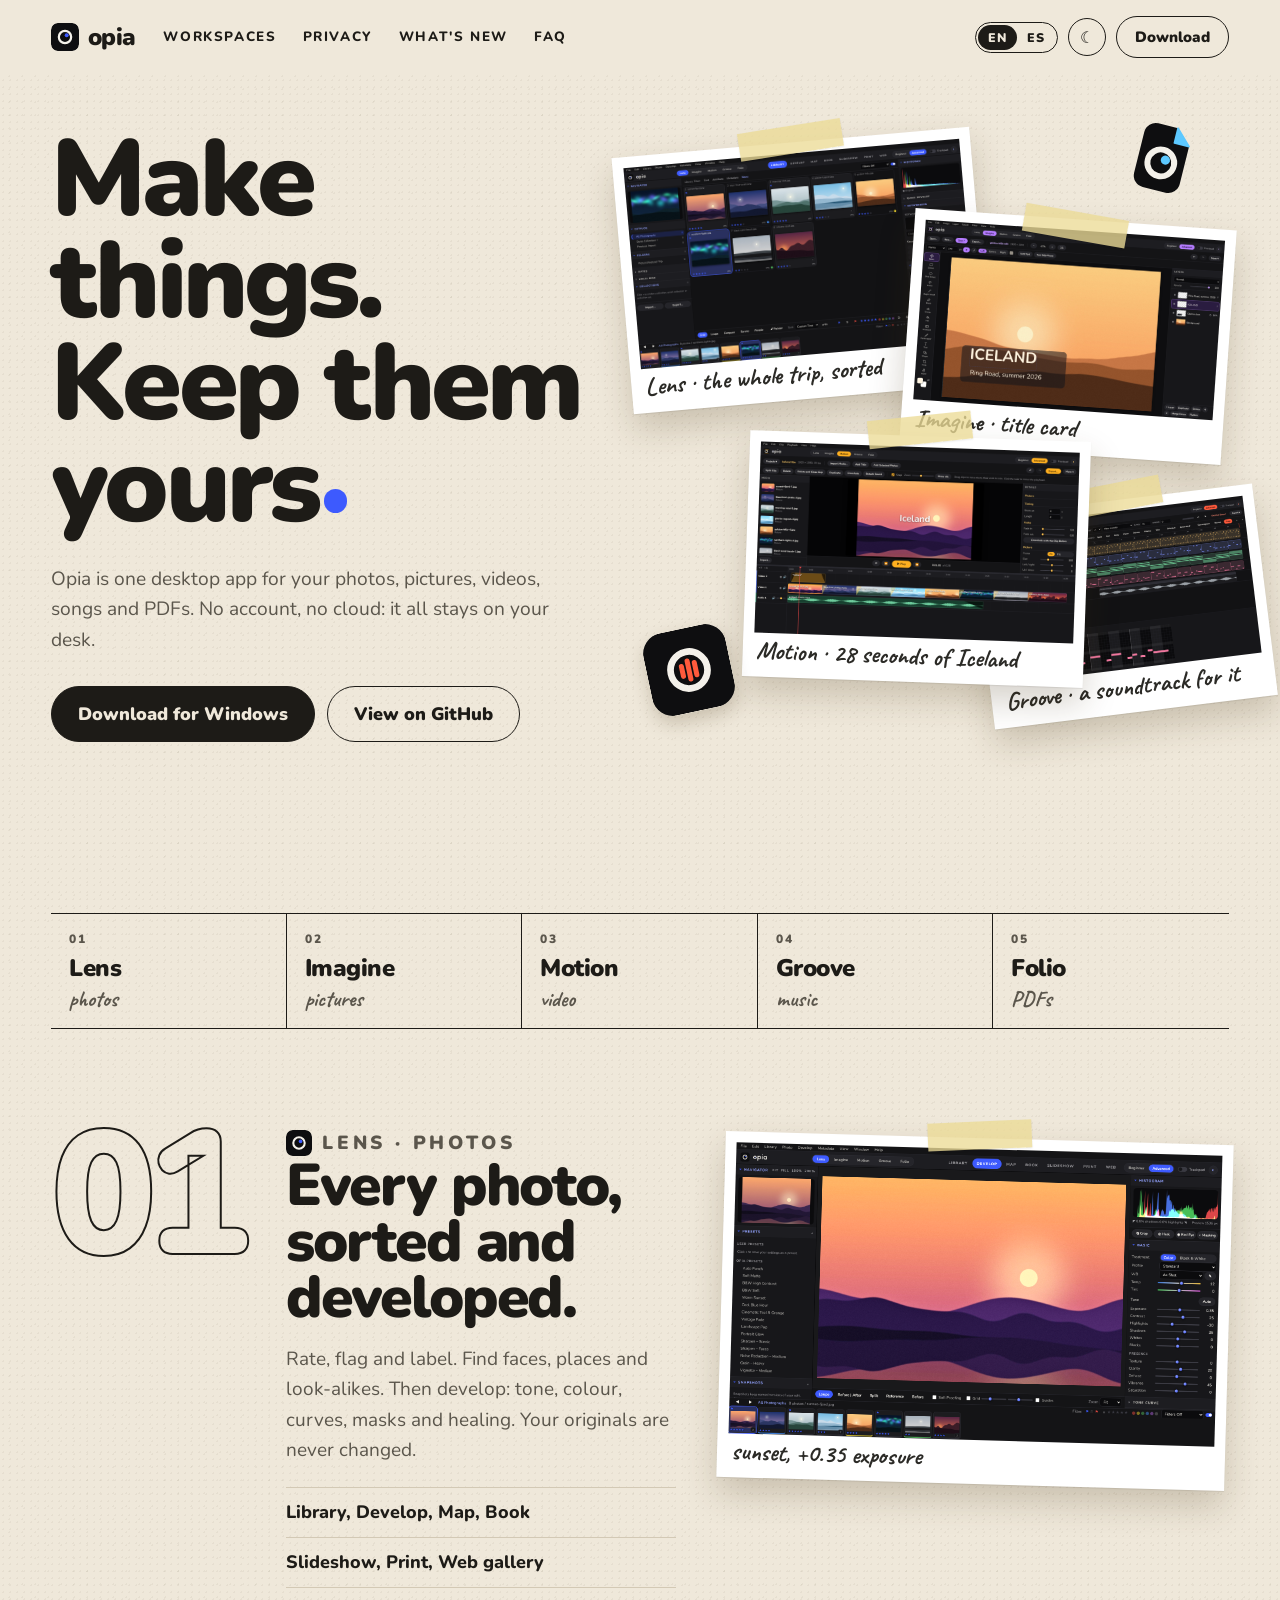
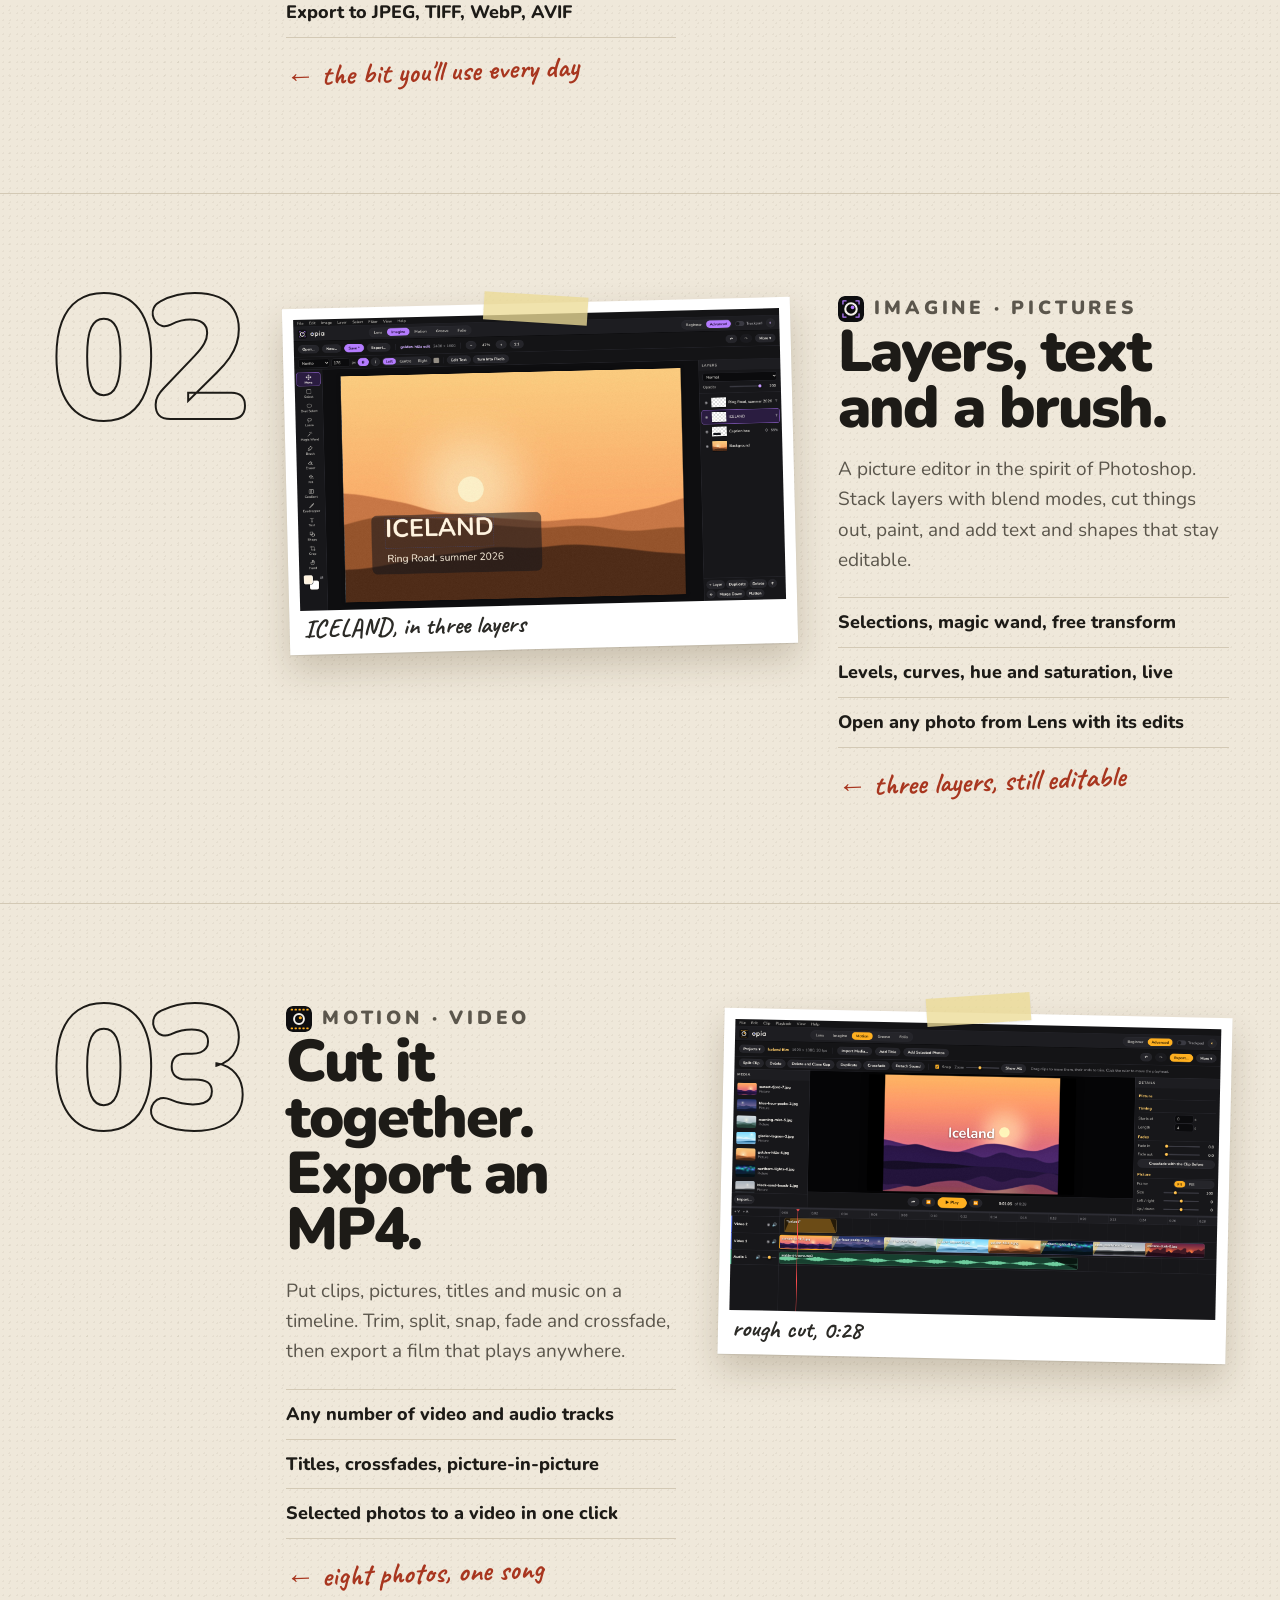
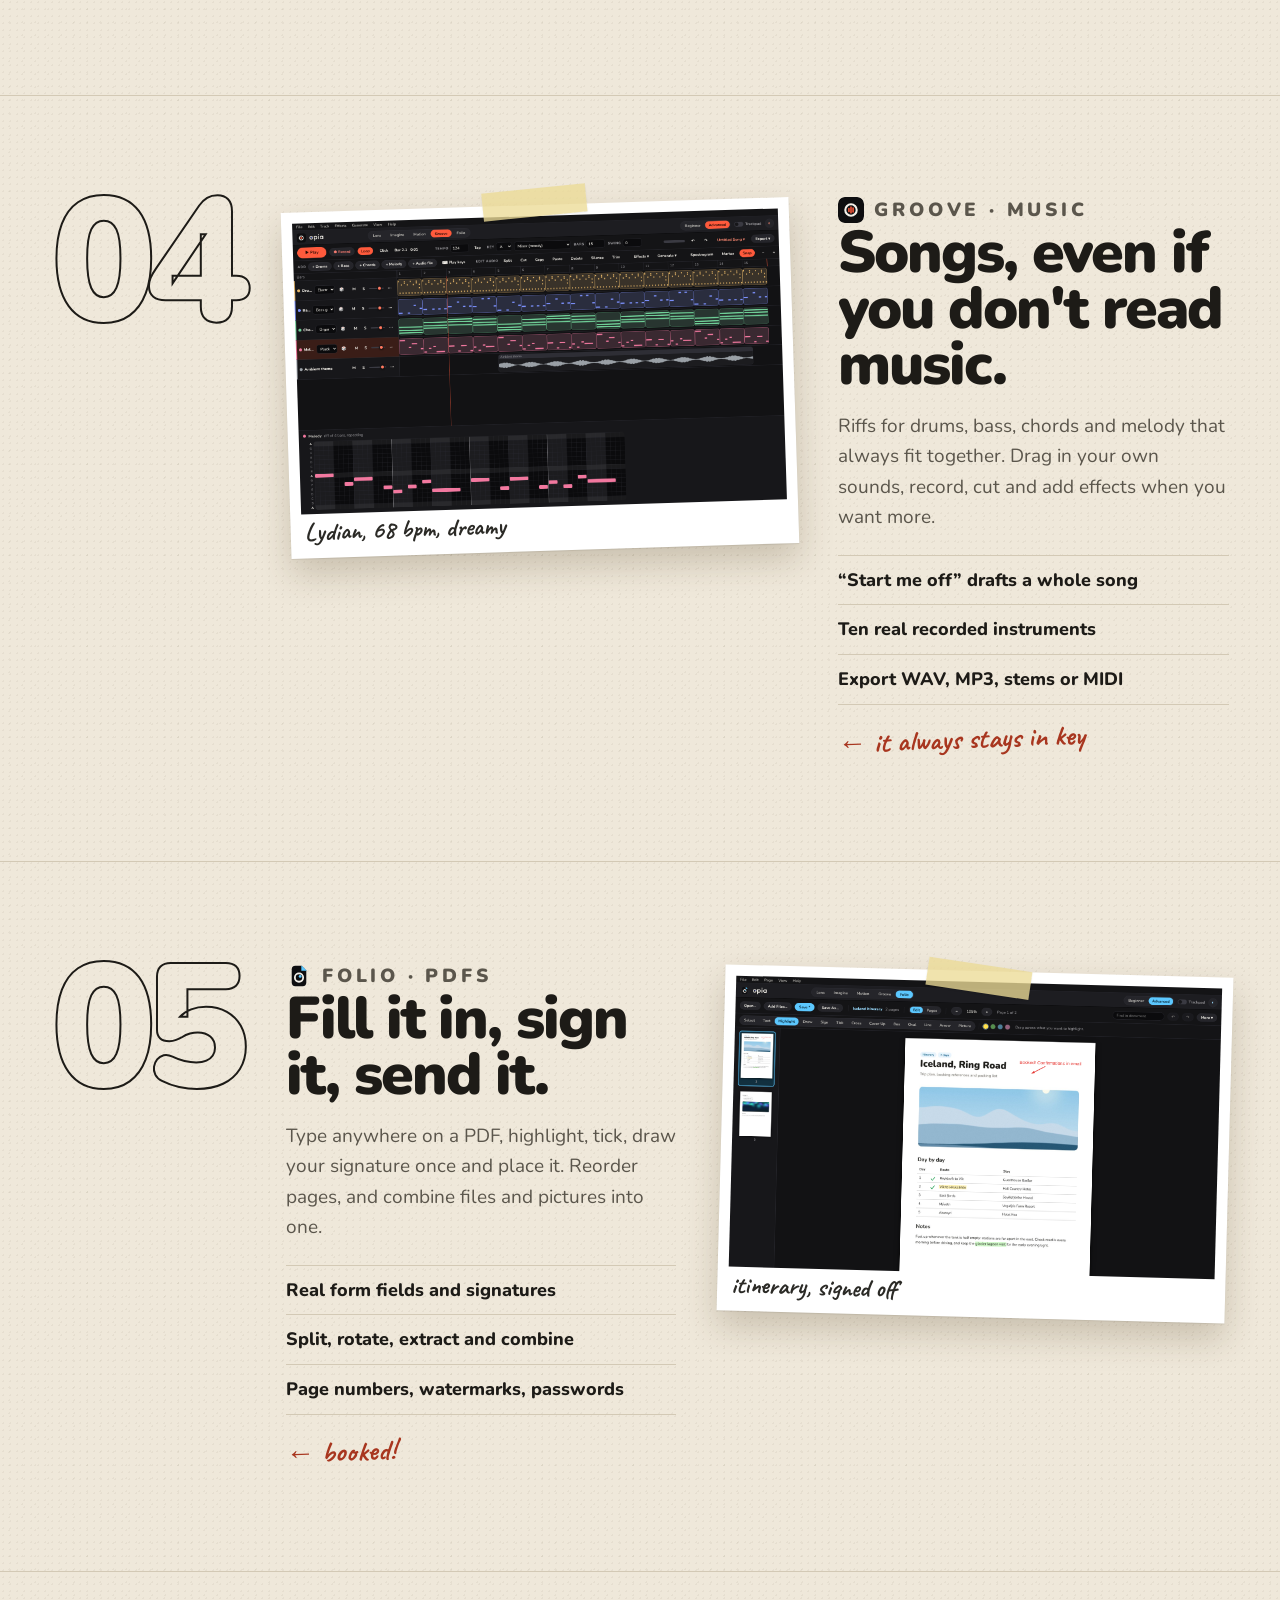
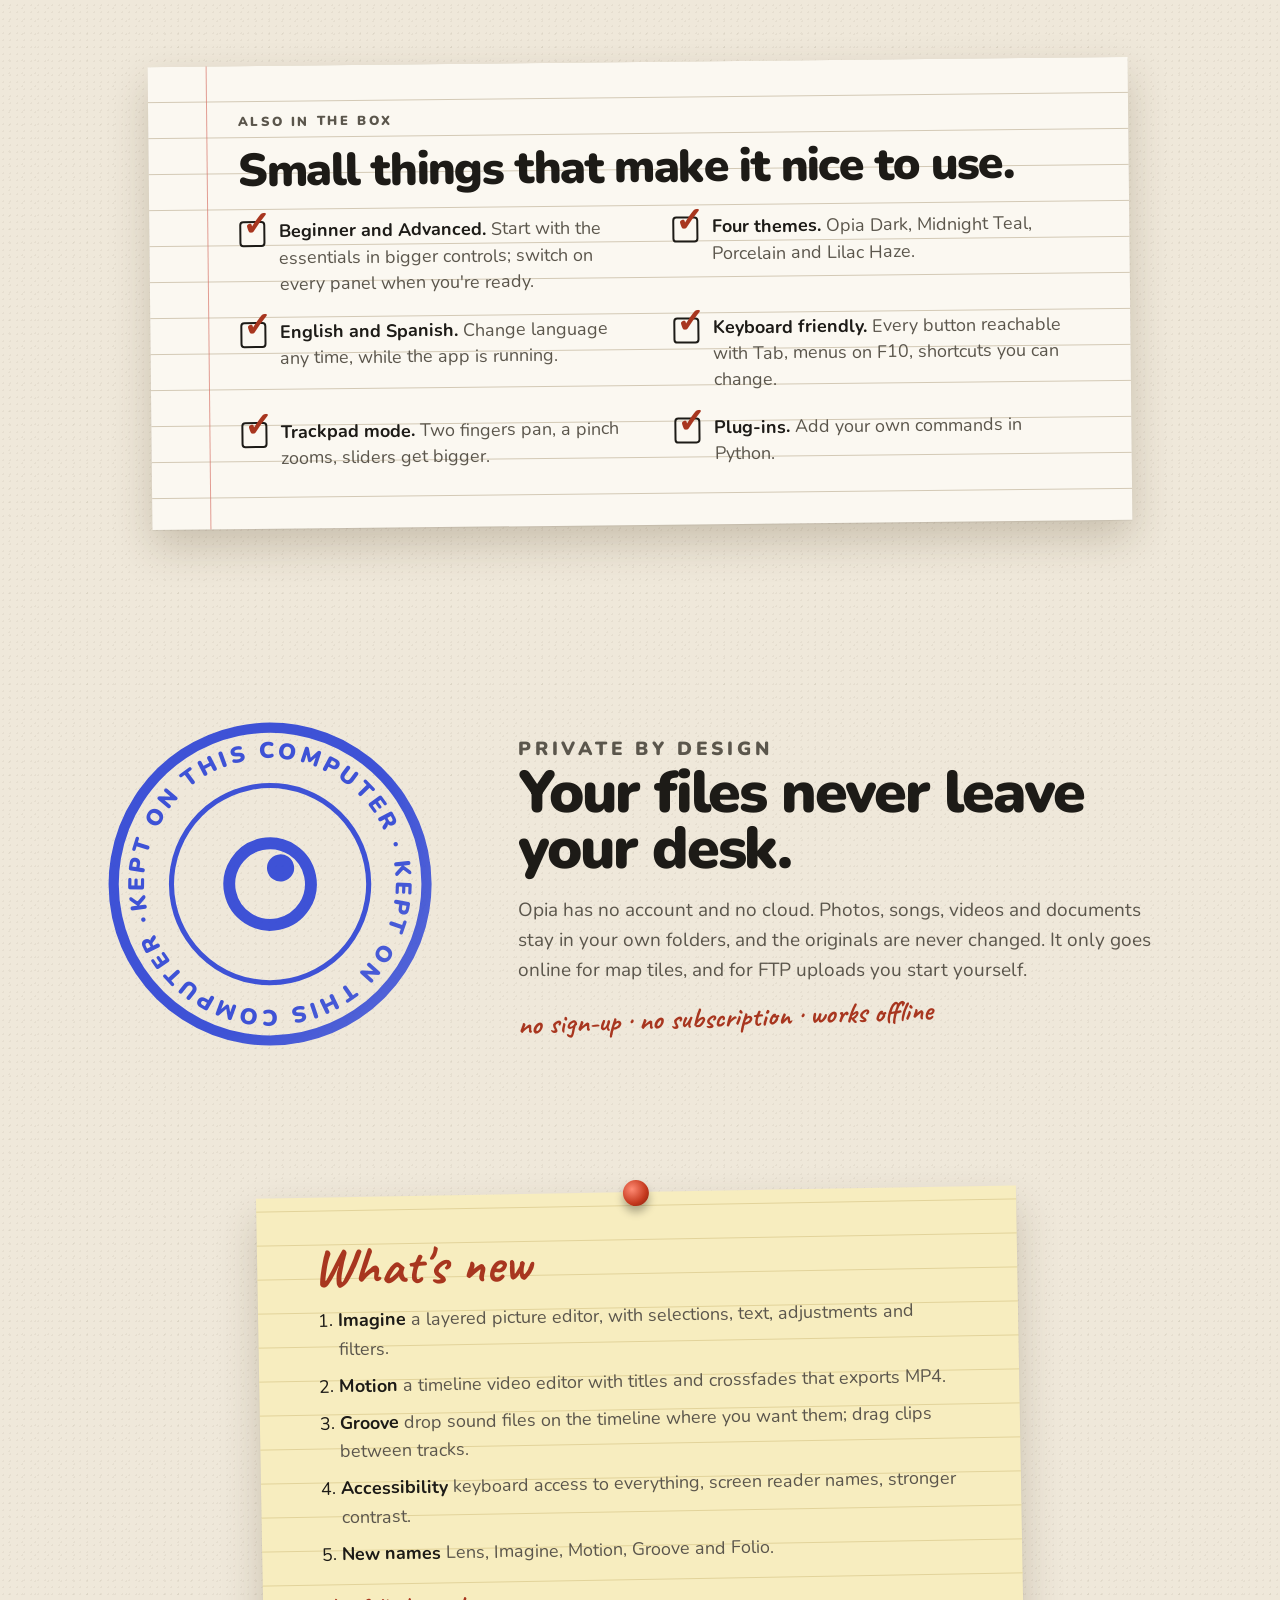
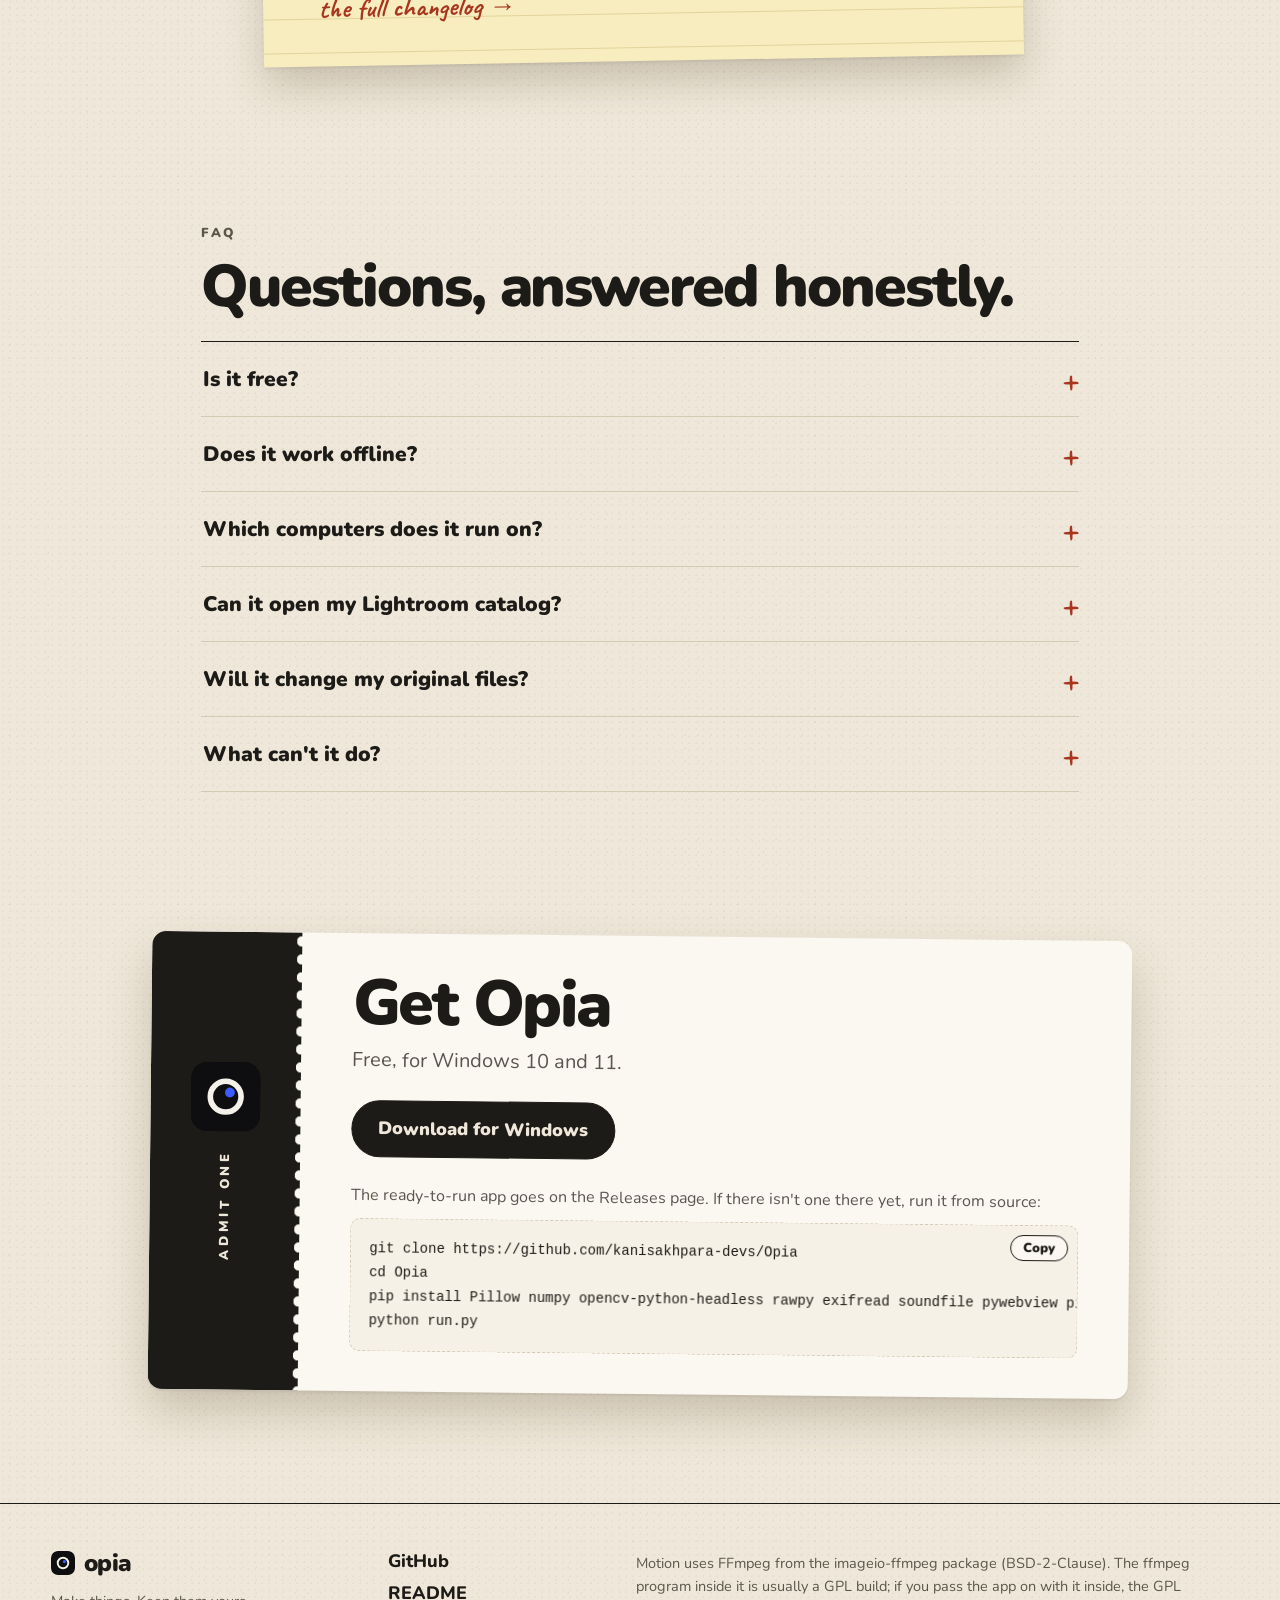
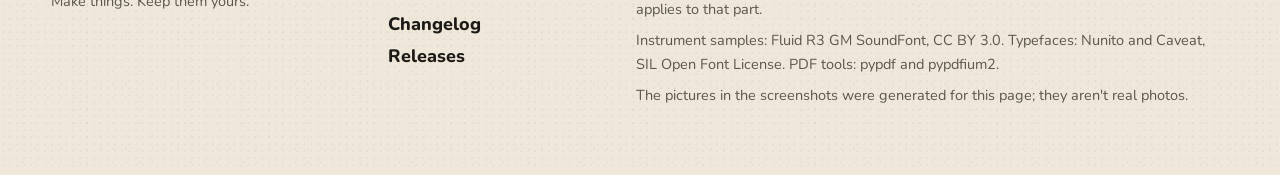
<file: docs/index.html>
<!doctype html>
<html lang="en" data-theme="light">
<head>
<meta charset="utf-8">
<meta name="viewport" content="width=device-width, initial-scale=1">
<title>Opia: make things, keep them yours</title>
<meta name="description" content="Opia is a free desktop app with five workspaces: Lens for photos, Imagine for pictures, Motion for video, Groove for music and Folio for PDFs. Everything stays on your computer.">
<meta property="og:title" content="Opia">
<meta property="og:description" content="Make things. Keep them yours. Photos, pictures, video, music and PDFs in one desktop app.">
<meta property="og:image" content="readme/banner.png">
<meta name="theme-color" content="#efe8da">
<link rel="icon" href="assets/opia-icon.svg">
<link rel="preload" href="assets/Caveat.ttf" as="font" type="font/ttf" crossorigin>
<link rel="stylesheet" href="site.css">
<script>/* hide what animates in only when the script can show it again; keep the visitor's theme from the first paint */
document.documentElement.classList.add('js'); try { if (localStorage.getItem('opia-site-theme') === 'dark') document.documentElement.dataset.theme = 'dark'; } catch (e) {}</script>
</head>
<body>
<a class="skip" href="#main" data-i18n="skip">Skip to content</a>

<header class="top">
  <a class="brand" href="#top" aria-label="Opia, back to the top"><img src="assets/opia-icon.svg" alt="" width="28" height="28"><span>opia</span></a>
  <nav class="links" aria-label="Sections">
    <a href="#workspaces" data-i18n="nav.ws">Workspaces</a>
    <a href="#private" data-i18n="nav.private">Privacy</a>
    <a href="#new" data-i18n="nav.new">What's new</a>
    <a href="#faq" data-i18n="nav.faq">FAQ</a>
  </nav>
  <div class="controls">
    <div class="lang" role="group" aria-label="Language">
      <button type="button" data-lang="en" aria-pressed="true">EN</button><button type="button" data-lang="es" aria-pressed="false">ES</button>
    </div>
    <button type="button" class="theme" aria-label="Switch to the dark theme"><span class="sun" aria-hidden="true">☀</span><span class="moon" aria-hidden="true">☾</span></button>
    <a class="pill" href="#download" data-i18n="nav.download">Download</a>
  </div>
</header>

<main id="main">
  <!-- the desk -->
  <section class="hero" id="top">
    <div class="hero-copy">
      <h1 data-i18n="hero.title">Make things.<br>Keep them yours<span class="dot" aria-hidden="true"></span></h1>
      <p class="sub" data-i18n="hero.sub">Opia is one desktop app for your photos, pictures, videos, songs and PDFs. No account, no cloud: it all stays on your desk.</p>
      <div class="cta">
        <a class="pill ink big" href="#download" data-i18n="hero.download">Download for Windows</a>
        <a class="pill big" href="https://github.com/kanisakhpara-devs/Opia" data-i18n="hero.github">View on GitHub</a>
      </div>
      <p class="note hand write" data-i18n="hero.note">↓ five workspaces, one app</p>
    </div>
    <div class="desk" aria-hidden="true">
      <figure class="print drop" style="--r:-5deg; --d:0"><span class="tape"></span><img src="readme/photos.png" alt="" width="1600" height="960"><figcaption class="hand" data-i18n="hero.c1">Lens · the whole trip, sorted</figcaption></figure>
      <figure class="print drop" style="--r:4deg; --d:1"><span class="tape" style="--t:6deg"></span><img src="readme/image.png" alt="" width="1600" height="960"><figcaption class="hand" data-i18n="hero.c2">Imagine · title card</figcaption></figure>
      <figure class="print drop" style="--r:2deg; --d:2"><span class="tape" style="--t:-8deg"></span><img src="readme/video.png" alt="" width="1600" height="960"><figcaption class="hand" data-i18n="hero.c3">Motion · 28 seconds of Iceland</figcaption></figure>
      <figure class="print drop" style="--r:-7deg; --d:3"><span class="tape"></span><img src="readme/music.png" alt="" width="1600" height="960"><figcaption class="hand" data-i18n="hero.c4">Groove · a soundtrack for it</figcaption></figure>
      <img class="sticker drop" src="assets/opia-music-icon.svg" alt="" style="--r:-12deg; --d:4">
      <img class="sticker drop" src="assets/opia-pdf-icon.svg" alt="" style="--r:14deg; --d:5">
    </div>
  </section>

  <!-- contents -->
  <nav class="index" id="workspaces" aria-label="Workspaces">
    <a href="#lens" style="--c:#3d5afe"><small>01</small>Lens<span data-i18n="ix.1">photos</span></a>
    <a href="#imagine" style="--c:#8a4fe0"><small>02</small>Imagine<span data-i18n="ix.2">pictures</span></a>
    <a href="#motion" style="--c:#c27800"><small>03</small>Motion<span data-i18n="ix.3">video</span></a>
    <a href="#groove" style="--c:#c4381d"><small>04</small>Groove<span data-i18n="ix.4">music</span></a>
    <a href="#folio" style="--c:#0f75b0"><small>05</small>Folio<span data-i18n="ix.5">PDFs</span></a>
  </nav>

  <!-- the five spreads -->
  <section class="spread" id="lens" aria-labelledby="h-lens">
    <div class="num" aria-hidden="true">01</div>
    <div class="words">
      <p class="kicker"><img src="assets/opia-icon.svg" alt="" width="26" height="26"><span data-i18n="lens.k">Lens · photos</span></p>
      <h2 id="h-lens" data-i18n="lens.h">Every photo, sorted and developed.</h2>
      <p data-i18n="lens.p">Rate, flag and label. Find faces, places and look-alikes. Then develop: tone, colour, curves, masks and healing. Your originals are never changed.</p>
      <ul>
        <li data-i18n="lens.1">Library, Develop, Map, Book</li>
        <li data-i18n="lens.2">Slideshow, Print, Web gallery</li>
        <li data-i18n="lens.3">Export to JPEG, TIFF, WebP, AVIF</li>
      </ul>
      <p class="margin hand write" data-i18n="lens.m">← the bit you'll use every day</p>
    </div>
    <figure class="print settle" style="--r:1.6deg"><span class="tape"></span><img src="readme/develop.png" alt="Lens, developing a sunset photo: exposure, contrast and vibrance raised" width="1600" height="960" loading="lazy"><figcaption class="hand" data-i18n="lens.c">sunset, +0.35 exposure</figcaption></figure>
  </section>

  <section class="spread flip" id="imagine" aria-labelledby="h-imagine">
    <div class="num" aria-hidden="true">02</div>
    <div class="words">
      <p class="kicker"><img src="assets/opia-image-icon.svg" alt="" width="26" height="26"><span data-i18n="imagine.k">Imagine · pictures</span></p>
      <h2 id="h-imagine" data-i18n="imagine.h">Layers, text and a brush.</h2>
      <p data-i18n="imagine.p">A picture editor in the spirit of Photoshop. Stack layers with blend modes, cut things out, paint, and add text and shapes that stay editable.</p>
      <ul>
        <li data-i18n="imagine.1">Selections, magic wand, free transform</li>
        <li data-i18n="imagine.2">Levels, curves, hue and saturation, live</li>
        <li data-i18n="imagine.3">Open any photo from Lens with its edits</li>
      </ul>
      <p class="margin hand write" data-i18n="imagine.m">← three layers, still editable</p>
    </div>
    <figure class="print settle" style="--r:-1.4deg"><span class="tape" style="--t:5deg"></span><img src="readme/image.png" alt="Imagine, with a caption box and two editable text layers over a photo" width="1600" height="960" loading="lazy"><figcaption class="hand" data-i18n="imagine.c">ICELAND, in three layers</figcaption></figure>
  </section>

  <section class="spread" id="motion" aria-labelledby="h-motion">
    <div class="num" aria-hidden="true">03</div>
    <div class="words">
      <p class="kicker"><img src="assets/opia-video-icon.svg" alt="" width="26" height="26"><span data-i18n="motion.k">Motion · video</span></p>
      <h2 id="h-motion" data-i18n="motion.h">Cut it together. Export an MP4.</h2>
      <p data-i18n="motion.p">Put clips, pictures, titles and music on a timeline. Trim, split, snap, fade and crossfade, then export a film that plays anywhere.</p>
      <ul>
        <li data-i18n="motion.1">Any number of video and audio tracks</li>
        <li data-i18n="motion.2">Titles, crossfades, picture-in-picture</li>
        <li data-i18n="motion.3">Selected photos to a video in one click</li>
      </ul>
      <p class="margin hand write" data-i18n="motion.m">← eight photos, one song</p>
    </div>
    <figure class="print settle" style="--r:1.2deg"><span class="tape" style="--t:-5deg"></span><img src="readme/video.png" alt="Motion, with a title over a photo and a timeline of photo clips and music" width="1600" height="960" loading="lazy"><figcaption class="hand" data-i18n="motion.c">rough cut, 0:28</figcaption></figure>
  </section>

  <section class="spread flip" id="groove" aria-labelledby="h-groove">
    <div class="num" aria-hidden="true">04</div>
    <div class="words">
      <p class="kicker"><img src="assets/opia-music-icon.svg" alt="" width="26" height="26"><span data-i18n="groove.k">Groove · music</span></p>
      <h2 id="h-groove" data-i18n="groove.h">Songs, even if you don't read music.</h2>
      <p data-i18n="groove.p">Riffs for drums, bass, chords and melody that always fit together. Drag in your own sounds, record, cut and add effects when you want more.</p>
      <ul>
        <li data-i18n="groove.1">“Start me off” drafts a whole song</li>
        <li data-i18n="groove.2">Ten real recorded instruments</li>
        <li data-i18n="groove.3">Export WAV, MP3, stems or MIDI</li>
      </ul>
      <p class="margin hand write" data-i18n="groove.m">← it always stays in key</p>
    </div>
    <figure class="print settle" style="--r:-1.8deg"><span class="tape"></span><img src="readme/music.png" alt="Groove, with drums, bass, chords and melody riffs and an ambient audio track" width="1600" height="960" loading="lazy"><figcaption class="hand" data-i18n="groove.c">Lydian, 68 bpm, dreamy</figcaption></figure>
  </section>

  <section class="spread" id="folio" aria-labelledby="h-folio">
    <div class="num" aria-hidden="true">05</div>
    <div class="words">
      <p class="kicker"><img src="assets/opia-pdf-icon.svg" alt="" width="26" height="26"><span data-i18n="folio.k">Folio · PDFs</span></p>
      <h2 id="h-folio" data-i18n="folio.h">Fill it in, sign it, send it.</h2>
      <p data-i18n="folio.p">Type anywhere on a PDF, highlight, tick, draw your signature once and place it. Reorder pages, and combine files and pictures into one.</p>
      <ul>
        <li data-i18n="folio.1">Real form fields and signatures</li>
        <li data-i18n="folio.2">Split, rotate, extract and combine</li>
        <li data-i18n="folio.3">Page numbers, watermarks, passwords</li>
      </ul>
      <p class="margin hand write" data-i18n="folio.m">← booked!</p>
    </div>
    <figure class="print settle" style="--r:1.5deg"><span class="tape" style="--t:7deg"></span><img src="readme/pdf.png" alt="Folio, with highlighted text, ticks and a handwritten-style note on an itinerary" width="1600" height="960" loading="lazy"><figcaption class="hand" data-i18n="folio.c">itinerary, signed off</figcaption></figure>
  </section>

  <!-- also in the box: a ticked list on ruled paper -->
  <section class="sheet" aria-labelledby="h-box">
    <p class="kicker plain" data-i18n="box.k">Also in the box</p>
    <h2 id="h-box" data-i18n="box.h">Small things that make it nice to use.</h2>
    <ul class="checklist">
      <li class="tick-in"><b data-i18n="b1.t">Beginner and Advanced.</b> <span data-i18n="b1.p">Start with the essentials in bigger controls; switch on every panel when you're ready.</span></li>
      <li class="tick-in"><b data-i18n="b2.t">Four themes.</b> <span data-i18n="b2.p">Opia Dark, Midnight Teal, Porcelain and Lilac Haze.</span></li>
      <li class="tick-in"><b data-i18n="b3.t">English and Spanish.</b> <span data-i18n="b3.p">Change language any time, while the app is running.</span></li>
      <li class="tick-in"><b data-i18n="b4.t">Keyboard friendly.</b> <span data-i18n="b4.p">Every button reachable with Tab, menus on F10, shortcuts you can change.</span></li>
      <li class="tick-in"><b data-i18n="b5.t">Trackpad mode.</b> <span data-i18n="b5.p">Two fingers pan, a pinch zooms, sliders get bigger.</span></li>
      <li class="tick-in"><b data-i18n="b6.t">Plug-ins.</b> <span data-i18n="b6.p">Add your own commands in Python.</span></li>
    </ul>
  </section>

  <!-- privacy: a rubber stamp -->
  <section class="private" id="private" aria-labelledby="h-private">
    <div class="stamp" aria-hidden="true"><svg viewBox="0 0 200 200"><defs><path id="ring" d="M100 100 m-74 0 a74 74 0 1 1 148 0 a74 74 0 1 1 -148 0"/></defs><circle cx="100" cy="100" r="92" class="s1"/><circle cx="100" cy="100" r="58" class="s2"/><text><textPath href="#ring" data-i18n="st.ring">KEPT ON THIS COMPUTER · KEPT ON THIS COMPUTER · </textPath></text><circle cx="100" cy="100" r="24" class="s3"/><circle cx="108" cy="92" r="8" class="s4"/></svg></div>
    <div class="words">
      <p class="kicker plain" data-i18n="p.k">Private by design</p>
      <h2 id="h-private" data-i18n="p.h">Your files never leave your desk.</h2>
      <p data-i18n="p.p">Opia has no account and no cloud. Photos, songs, videos and documents stay in your own folders, and the originals are never changed. It only goes online for map tiles, and for FTP uploads you start yourself.</p>
      <p class="margin hand write" data-i18n="p.m">no sign-up · no subscription · works offline</p>
    </div>
  </section>

  <!-- what's new: a pinned memo -->
  <section class="memo-wrap" id="new" aria-labelledby="h-new">
    <div class="memo settle" style="--r:-1deg">
      <span class="pin" aria-hidden="true"></span>
      <h2 id="h-new" class="hand" data-i18n="n.h">What's new</h2>
      <ol>
        <li><b>Imagine</b> <span data-i18n="n1">a layered picture editor, with selections, text, adjustments and filters.</span></li>
        <li><b>Motion</b> <span data-i18n="n2">a timeline video editor with titles and crossfades that exports MP4.</span></li>
        <li><b>Groove</b> <span data-i18n="n3">drop sound files on the timeline where you want them; drag clips between tracks.</span></li>
        <li><b data-i18n="n4.t">Accessibility</b> <span data-i18n="n4">keyboard access to everything, screen reader names, stronger contrast.</span></li>
        <li><b data-i18n="n5.t">New names</b> <span data-i18n="n5">Lens, Imagine, Motion, Groove and Folio.</span></li>
      </ol>
      <a class="hand more" href="https://github.com/kanisakhpara-devs/Opia/blob/main/CHANGELOG.md" data-i18n="n.more">the full changelog →</a>
    </div>
  </section>

  <!-- FAQ on ruled lines -->
  <section class="faq" id="faq" aria-labelledby="h-faq">
    <p class="kicker plain">FAQ</p>
    <h2 id="h-faq" data-i18n="q.h">Questions, answered honestly.</h2>
    <div class="qs">
      <details><summary data-i18n="q1">Is it free?</summary><p data-i18n="a1">Yes. There is nothing to pay and no account to make. The project hasn't chosen an open-source licence yet, so for now the code is shared to look at and run, not to reuse.</p></details>
      <details><summary data-i18n="q2">Does it work offline?</summary><p data-i18n="a2">Yes. Everything runs on your computer. Only the map in Lens needs the internet, to fetch map tiles.</p></details>
      <details><summary data-i18n="q3">Which computers does it run on?</summary><p data-i18n="a3">It's made and tested for Windows 10 and 11. It runs from the Python source, but some parts (the Recycle Bin, disc burning, showing files in Explorer) are Windows-only, and other systems haven't been tested.</p></details>
      <details><summary data-i18n="q4">Can it open my Lightroom catalog?</summary><p data-i18n="a4">No. Lens has its own catalog format. It reads XMP sidecar files, so ratings, keywords and edits saved that way come across.</p></details>
      <details><summary data-i18n="q5">Will it change my original files?</summary><p data-i18n="a5">No. Edits are stored separately, and Imagine, Motion and Folio save new files. Your originals are only overwritten if you choose to save over them.</p></details>
      <details><summary data-i18n="q6">What can't it do?</summary><p data-i18n="a6">Photo editing is 8-bit, Imagine has no PSD support or layer masks, Motion has no speed changes or keyframes, and Folio can't rewrite existing PDF text or read scans. The README lists every limit.</p></details>
    </div>
  </section>

  <!-- download: a ticket -->
  <section class="download" id="download" aria-labelledby="h-dl">
    <div class="ticket settle" style="--r:.6deg">
      <div class="stub" aria-hidden="true"><img src="assets/opia-icon.svg" alt="" width="70" height="70"><span>ADMIT ONE</span></div>
      <div class="main">
        <h2 id="h-dl" data-i18n="d.h">Get Opia</h2>
        <p data-i18n="d.p">Free, for Windows 10 and 11.</p>
        <a class="pill ink big" href="https://github.com/kanisakhpara-devs/Opia/releases" data-i18n="d.btn">Download for Windows</a>
        <p class="small" data-i18n="d.note">The ready-to-run app goes on the Releases page. If there isn't one there yet, run it from source:</p>
        <div class="code"><pre tabindex="0" aria-label="Commands to run Opia from source"><code>git clone https://github.com/kanisakhpara-devs/Opia
cd Opia
pip install Pillow numpy opencv-python-headless rawpy exifread soundfile pywebview pillow-heif pypdf pypdfium2 cryptography imageio-ffmpeg
python run.py</code></pre><button type="button" class="copy" data-i18n="d.copy">Copy</button></div>
      </div>
    </div>
  </section>
</main>

<footer class="foot">
  <div class="colophon">
    <div><a class="brand" href="#top"><img src="assets/opia-icon.svg" alt="" width="24" height="24"><span>opia</span></a><p data-i18n="ft.p">Make things. Keep them yours.</p></div>
    <div class="flinks"><a href="https://github.com/kanisakhpara-devs/Opia">GitHub</a><a href="https://github.com/kanisakhpara-devs/Opia#readme">README</a><a href="https://github.com/kanisakhpara-devs/Opia/blob/main/CHANGELOG.md" data-i18n="ft.changelog">Changelog</a><a href="https://github.com/kanisakhpara-devs/Opia/releases" data-i18n="ft.releases">Releases</a></div>
    <div class="credits">
      <p data-i18n="ft.c1">Motion uses FFmpeg from the imageio-ffmpeg package (BSD-2-Clause). The ffmpeg program inside it is usually a GPL build; if you pass the app on with it inside, the GPL applies to that part.</p>
      <p data-i18n="ft.c2">Instrument samples: Fluid R3 GM SoundFont, CC BY 3.0. Typefaces: Nunito and Caveat, SIL Open Font License. PDF tools: pypdf and pypdfium2.</p>
      <p data-i18n="ft.c3">The pictures in the screenshots were generated for this page; they aren't real photos.</p>
    </div>
  </div>
</footer>
<script src="site.js"></script>
</body>
</html>
</file>
<file: docs/site.css>
/* Opia website: a light table. Prints taped to warm paper, handwritten notes in the margins, numbered spreads.
   Light (paper) by default; the dark theme is the same desk at night. */
@font-face { font-family: Nunito; src: url(assets/Nunito.ttf) format('truetype'); font-weight: 200 1000; font-display: swap; }
@font-face { font-family: Caveat; src: url(assets/Caveat.ttf) format('truetype'); font-weight: 400 700; font-display: swap; }

:root, [data-theme=light] {
  --paper: #efe8da; --paper2: #e7dfcd; --card: #fbf8f1; --ink: #1d1b17; --soft: #5b564c; --rule: #d3c9b5; --grain: rgba(60, 45, 20, .05);
  --red: #a8361f; --tape: rgba(236, 219, 150, .78); --print: #ffffff; --shadow: rgba(70, 50, 20, .22); --memo: #f7edbf; --memo-line: #e2d39a; --code: #f6f1e6;
}
[data-theme=dark] {
  --paper: #191713; --paper2: #221f1a; --card: #24211b; --ink: #f1ebde; --soft: #b4ac9c; --rule: #3a352c; --grain: rgba(255, 240, 210, .045);
  --red: #ff9a7d; --tape: rgba(214, 196, 120, .55); --print: #efe9dc; --shadow: rgba(0, 0, 0, .6); --memo: #2b2820; --memo-line: #3d382c; --code: #121110;
}
* { box-sizing: border-box; }
html { scroll-behavior: smooth; scroll-padding-top: 76px; }
html { overflow-x: clip; }
body { margin: 0; color: var(--ink); background-color: var(--paper); font: 18px/1.6 Nunito, system-ui, sans-serif; overflow-x: hidden; overflow-x: clip; transition: background-color .5s, color .5s;
  background-image: radial-gradient(var(--grain) 1px, transparent 1px), radial-gradient(var(--grain) 1px, transparent 1px); background-size: 7px 7px, 13px 13px; background-position: 0 0, 3px 5px; }
img { max-width: 100%; display: block; }
a { color: inherit; }
h1, h2 { margin: 0; letter-spacing: -.035em; line-height: .95; font-weight: 900; }
h2 { font-size: clamp(36px, 4.6vw, 62px); }
.hand { font-family: Caveat, 'Segoe Script', cursive; font-weight: 700; letter-spacing: 0; }
.skip { position: absolute; left: -999px; top: 8px; z-index: 100; background: var(--ink); color: var(--paper); padding: 8px 14px; border-radius: 8px; }
.skip:focus { left: 8px; }
:focus-visible { outline: 3px solid var(--red); outline-offset: 3px; border-radius: 4px; }

/* ---- header */
.top { position: sticky; top: 0; z-index: 50; display: flex; align-items: center; gap: 28px; padding: 16px clamp(18px, 4vw, 56px); background: var(--paper); border-bottom: 1.5px solid transparent; transition: border-color .3s, background-color .5s; }
.top.scrolled { border-bottom-color: var(--ink); }
.brand { display: flex; align-items: center; gap: 9px; text-decoration: none; font-weight: 900; font-size: 24px; letter-spacing: -.03em; }
.brand img { border-radius: 7px; }
.links { display: flex; gap: 26px; }
.links a { text-decoration: none; font-weight: 800; font-size: 13.5px; letter-spacing: .12em; text-transform: uppercase; padding: 2px 0; background: linear-gradient(var(--ink), var(--ink)) 0 100% / 0 1.5px no-repeat; transition: background-size .3s; }
.links a:hover, .links a.on { background-size: 100% 1.5px; }
.controls { margin-left: auto; display: flex; align-items: center; gap: 10px; }
.lang { display: flex; border: 1.5px solid var(--ink); border-radius: 999px; padding: 2px; }
.lang button { border: 0; background: none; color: var(--ink); font: 900 12.5px Nunito, sans-serif; letter-spacing: .08em; padding: 4px 10px; border-radius: 999px; cursor: pointer; }
.lang button[aria-pressed=true] { background: var(--ink); color: var(--paper); }
.theme { width: 38px; height: 38px; border-radius: 50%; border: 1.5px solid var(--ink); background: none; color: var(--ink); cursor: pointer; font-size: 16px; display: grid; place-items: center; }
.theme .sun, [data-theme=dark] .theme .moon { display: none; } [data-theme=dark] .theme .sun { display: inline; }
.pill { display: inline-flex; align-items: center; justify-content: center; padding: 8px 18px; border: 1.5px solid var(--ink); border-radius: 999px; text-decoration: none; font-weight: 900; font-size: 15px; transition: transform .2s, box-shadow .2s; }
.pill:hover { transform: translate(-2px, -2px); box-shadow: 3px 3px 0 var(--ink); }
.pill.ink { background: var(--ink); color: var(--paper); }
.pill.big { padding: 13px 26px; font-size: 18px; }

/* ---- hero: the desk */
.hero { display: grid; grid-template-columns: minmax(0, 1fr) minmax(0, 1.15fr); gap: 20px; align-items: start; padding: clamp(36px, 6vh, 70px) clamp(18px, 4vw, 56px) 40px; max-width: 1500px; margin: 0 auto; min-height: calc(100vh - 72px); }
.hero h1 { font-size: clamp(56px, 8.4vw, 124px); }
.hero h1 .dot { display: inline-block; width: .22em; height: .22em; border-radius: 50%; background: #3d5afe; margin-left: .05em; vertical-align: .08em; }
.sub { font-size: clamp(18px, 1.5vw, 22px); color: var(--soft); max-width: 500px; margin: 26px 0 0; }
.cta { display: flex; flex-wrap: wrap; gap: 12px; margin-top: 30px; }
.note { font-size: 32px; color: var(--red); margin: 46px 0 0; transform: rotate(-3deg); transform-origin: left; display: inline-block; }
.desk { position: relative; height: min(640px, 72vh); min-height: 520px; }
.print { position: absolute; margin: 0; background: var(--print); padding: 11px 11px 44px; rotate: var(--r, 0deg); box-shadow: 0 1px 1px rgba(0,0,0,.08), 0 16px 34px var(--shadow); transition: box-shadow .3s; }
.print img { width: 100%; height: auto; }
.print figcaption { position: absolute; left: 14px; right: 10px; bottom: 6px; font-size: 25px; color: #2b2a26; white-space: nowrap; overflow: hidden; text-overflow: ellipsis; }
.tape { position: absolute; z-index: 2; top: -13px; left: 50%; width: 104px; height: 28px; margin-left: -52px; background: var(--tape); box-shadow: 0 1px 2px rgba(0,0,0,.08); transform: rotate(var(--t, -4deg)); transform-origin: left center; }
.desk .print:nth-child(1) { width: 58%; left: 2%; top: 2%; z-index: 1; }
.desk .print:nth-child(2) { width: 52%; right: 0; top: 14%; z-index: 2; }
.desk .print:nth-child(3) { width: 55%; left: 22%; top: 48%; z-index: 4; }
.desk .print:nth-child(4) { width: 46%; right: -6%; top: 58%; z-index: 3; }
.sticker { position: absolute; width: 84px; border-radius: 21px; rotate: var(--r); box-shadow: 0 8px 18px var(--shadow); z-index: 5; }
.desk .sticker:nth-of-type(1) { left: 6%; top: 78%; }
.desk .sticker:nth-of-type(2) { right: 4%; top: -2%; box-shadow: none; }
.desk:hover .print:hover { box-shadow: 0 1px 1px rgba(0,0,0,.08), 0 26px 50px var(--shadow); z-index: 6; }

/* ---- contents strip */
.index { display: grid; grid-template-columns: repeat(5, 1fr); margin: 10px clamp(18px, 4vw, 56px) 0; border-top: 1.5px solid var(--ink); border-bottom: 1.5px solid var(--ink); }
.index a { position: relative; padding: 16px 18px 18px; border-right: 1.5px solid var(--ink); text-decoration: none; font-weight: 900; font-size: 24px; letter-spacing: -.02em; transition: background .3s; }
.index a:last-child { border-right: 0; }
.index a small { display: block; font-size: 12px; letter-spacing: .18em; color: var(--soft); }
.index a span { display: block; font-family: Caveat, cursive; font-weight: 700; font-size: 22px; color: var(--soft); letter-spacing: 0; line-height: 1; }
.index a::after { content: ""; position: absolute; right: 16px; top: 18px; width: 12px; height: 12px; border-radius: 50%; background: var(--c); transform: scale(0); transition: transform .3s cubic-bezier(.2,1.6,.4,1); }
.index a:hover::after, .index a:focus-visible::after { transform: scale(1); }
.index a:hover { background: var(--paper2); }

/* ---- the numbered spreads */
.spread { display: grid; grid-template-columns: 190px minmax(0, 1fr) minmax(0, 1.3fr); gap: clamp(24px, 3.5vw, 52px); padding: clamp(70px, 11vh, 120px) clamp(18px, 4vw, 56px); border-bottom: 1.5px solid var(--rule); align-items: start; max-width: 1500px; margin: 0 auto; }
.spread.flip { grid-template-columns: 190px minmax(0, 1.3fr) minmax(0, 1fr); }
.spread.flip .print { order: 2; } .spread.flip .words { order: 3; }
.num { font-size: 176px; line-height: .78; font-weight: 900; letter-spacing: -.07em; color: transparent; -webkit-text-stroke: 2px var(--ink); }
.kicker { display: flex; align-items: center; gap: 10px; font-size: 13px; letter-spacing: .2em; font-weight: 900; color: var(--soft); text-transform: uppercase; margin: 0 0 16px; }
.kicker img { border-radius: 7px; }
.words h2 { margin-bottom: 18px; }
.words > p:not(.margin) { font-size: 19px; color: var(--soft); margin: 0; }
.words ul { list-style: none; padding: 0; margin: 22px 0 0; }
.words li { padding: 10px 0; border-top: 1px solid var(--rule); font-weight: 800; }
.words li:last-child { border-bottom: 1px solid var(--rule); }
.margin { font-size: 29px; line-height: 1.2; color: var(--red); margin: 22px 0 0 !important; padding-right: .3em; display: inline-block; transform: rotate(-2deg); transform-origin: left; }
.spread .print { position: relative; margin-top: 10px; }

/* ---- also in the box */
.sheet { max-width: 980px; margin: clamp(70px, 10vh, 110px) auto; padding: 46px clamp(22px, 5vw, 70px) 50px clamp(48px, 7vw, 100px); background: var(--card); box-shadow: 0 1px 1px rgba(0,0,0,.06), 0 18px 40px var(--shadow); position: relative; rotate: -.6deg;
  background-image: linear-gradient(transparent 0 calc(100% - 1px), var(--rule) 0); background-size: 100% 36px; }
.sheet::before { content: ""; position: absolute; left: clamp(28px, 4.5vw, 66px); top: 0; bottom: 0; width: 1.5px; background: #d7766a; opacity: .7; }
.kicker.plain { display: block; }
.sheet h2 { font-size: clamp(30px, 3.6vw, 46px); margin-bottom: 18px; }
.checklist { list-style: none; padding: 0; margin: 0; display: grid; grid-template-columns: 1fr 1fr; gap: 6px 40px; }
.checklist li { position: relative; padding: 8px 0 8px 40px; line-height: 1.45; }
.checklist li span { color: var(--soft); }
.checklist li::before { content: ""; position: absolute; left: 0; top: 11px; width: 22px; height: 22px; border: 2px solid var(--ink); border-radius: 4px; }
.checklist li::after { content: "✓"; position: absolute; left: 3px; top: -2px; font: 700 34px/1 Caveat, cursive; color: var(--red); transform-origin: left bottom; }

/* ---- privacy stamp */
.private { display: grid; grid-template-columns: minmax(200px, 340px) minmax(0, 1fr); gap: clamp(30px, 6vw, 90px); align-items: center; max-width: 1180px; margin: 0 auto; padding: clamp(70px, 11vh, 120px) clamp(18px, 4vw, 56px); }
.stamp { rotate: -12deg; color: #2f46d6; }
[data-theme=dark] .stamp { color: #8fa0ff; }
.stamp svg { width: 100%; height: auto; overflow: visible; mask: radial-gradient(circle at 30% 30%, #000 60%, rgba(0,0,0,.75)); }
.stamp circle { fill: none; stroke: currentColor; } .stamp .s1 { stroke-width: 6; } .stamp .s2 { stroke-width: 3; } .stamp .s3 { stroke-width: 7; } .stamp .s4 { fill: currentColor; stroke: none; }
.stamp text { font: 900 15.5px Nunito, sans-serif; letter-spacing: .2em; white-space: pre; fill: currentColor; }
.private h2 { margin-bottom: 18px; }
.private .words > p:not(.margin) { font-size: 19px; color: var(--soft); }

/* ---- what's new: a memo pinned to the board */
.memo-wrap { padding: 30px clamp(18px, 4vw, 56px) clamp(70px, 10vh, 110px); }
.memo { position: relative; max-width: 760px; margin: 0 auto; background: var(--memo); padding: 44px clamp(22px, 5vw, 56px) 36px; rotate: var(--r); box-shadow: 0 2px 2px rgba(0,0,0,.06), 0 20px 40px var(--shadow);
  background-image: linear-gradient(transparent 0 calc(100% - 1px), var(--memo-line) 0); background-size: 100% 34px; background-position: 0 14px; }
.memo h2 { font-size: 54px; letter-spacing: 0; margin-bottom: 10px; color: var(--red); }
.pin { position: absolute; top: -12px; left: 50%; width: 26px; height: 26px; margin-left: -13px; border-radius: 50%; background: radial-gradient(circle at 35% 35%, #ff8a73, #c4381d 60%, #7a1d0c); box-shadow: 0 6px 8px rgba(0,0,0,.3); }
.memo ol { margin: 0; padding-left: 24px; } .memo li { padding: 4px 0; } .memo li span { color: var(--soft); }
.memo .more { display: inline-block; margin-top: 14px; font-size: 27px; color: var(--red); text-decoration: none; }
.memo .more:hover { text-decoration: underline; }

/* ---- FAQ on ruled lines */
.faq { max-width: 980px; margin: 0 auto; padding: clamp(50px, 8vh, 90px) clamp(18px, 4vw, 56px); }
.faq h2 { margin-bottom: 26px; }
.qs { border-top: 1.5px solid var(--ink); }
details { border-bottom: 1px solid var(--rule); }
summary { cursor: pointer; list-style: none; display: flex; justify-content: space-between; align-items: center; gap: 20px; padding: 18px 2px; font-weight: 900; font-size: 21px; }
summary::-webkit-details-marker { display: none; }
summary::after { content: "+"; font: 700 38px/1 Caveat, cursive; color: var(--red); transition: transform .3s; }
details[open] summary::after { transform: rotate(45deg); }
details p { margin: 0 0 20px; color: var(--soft); max-width: 780px; }

/* ---- download: a ticket */
.download { padding: clamp(50px, 8vh, 90px) clamp(18px, 4vw, 56px) clamp(80px, 12vh, 130px); }
.ticket { display: grid; grid-template-columns: 150px minmax(0, 1fr); max-width: 980px; margin: 0 auto; background: var(--card); rotate: var(--r); box-shadow: 0 2px 2px rgba(0,0,0,.06), 0 22px 46px var(--shadow); border-radius: 14px; position: relative; overflow: hidden; }
.stub { display: flex; flex-direction: column; align-items: center; justify-content: center; gap: 18px; background: var(--ink); color: var(--paper); position: relative; }
.stub img { border-radius: 17px; }
.stub span { writing-mode: vertical-rl; transform: rotate(180deg); font-weight: 900; letter-spacing: .3em; font-size: 13px; }
.stub::after { content: ""; position: absolute; right: -7px; top: 0; bottom: 0; width: 14px; background: radial-gradient(circle, var(--card) 5px, transparent 5.5px) 0 0 / 14px 18px repeat-y; }
.ticket .main { padding: 40px clamp(20px, 4vw, 54px) 40px; }
.ticket h2 { font-size: clamp(40px, 5vw, 64px); }
.ticket .main > p { margin: 10px 0 24px; font-size: 20px; color: var(--soft); }
.ticket .small { font-size: 16px !important; margin: 26px 0 10px !important; }
.code { position: relative; }
pre { margin: 0; background: var(--code); border: 1.5px dashed var(--rule); border-radius: 10px; padding: 18px 18px; overflow-x: auto; font: 14px/1.7 'Cascadia Mono', Consolas, 'Courier New', monospace; color: var(--ink); }
.copy { position: absolute; top: 10px; right: 10px; border: 1.5px solid var(--ink); background: var(--card); color: var(--ink); border-radius: 999px; padding: 3px 12px; font: 900 13px Nunito, sans-serif; cursor: pointer; }

/* ---- colophon */
.foot { border-top: 1.5px solid var(--ink); padding: 40px clamp(18px, 4vw, 56px) 56px; }
.colophon { max-width: 1500px; margin: 0 auto; display: grid; grid-template-columns: 1fr .7fr 2fr; gap: 40px; }
.foot p { color: var(--soft); font-size: 14.5px; margin: 8px 0; }
.flinks a { display: block; font-weight: 800; text-decoration: none; margin: 3px 0; } .flinks a:hover { text-decoration: underline; }

/* ---- motion: prints drop onto the desk, then settle as you scroll to them */
.js .drop { opacity: 0; scale: 1.08; rotate: calc(var(--r) + 9deg); }
.js.loaded .drop { opacity: 1; scale: 1; rotate: var(--r); transition: opacity .5s calc(var(--d) * .13s + .15s), scale .8s calc(var(--d) * .13s + .15s) cubic-bezier(.2,1.3,.35,1), rotate .8s calc(var(--d) * .13s + .15s) cubic-bezier(.2,1.3,.35,1); }
.js .settle { opacity: 0; scale: 1.04; rotate: 0deg; translate: 0 26px; transition: opacity .6s, scale .9s cubic-bezier(.2,1.2,.35,1), rotate .9s cubic-bezier(.2,1.2,.35,1), translate .9s cubic-bezier(.2,1,.3,1); }
.js .settle.in { opacity: 1; scale: 1; rotate: var(--r); translate: 0 0; }
.js .settle .tape { transform: rotate(var(--t, -4deg)) scaleX(0); transition: transform .45s .55s cubic-bezier(.2,1,.3,1); }
.js .settle.in .tape { transform: rotate(var(--t, -4deg)) scaleX(1); }
.js .write { clip-path: inset(-.4em 100% -.4em -.4em); transition: clip-path 1.2s .3s cubic-bezier(.5,0,.3,1); }
.js .write.in { clip-path: inset(-.4em -.6em -.4em -.4em); }
.js .num { opacity: 0; translate: -30px 0; transition: opacity .7s, translate .9s cubic-bezier(.2,1,.3,1); }
.js .num.in { opacity: 1; translate: 0 0; }
.js .tick-in::after { scale: 0; transition: scale .35s cubic-bezier(.2,1.8,.4,1); }
.js .tick-in.in::after { scale: 1; }
.js .stamp { opacity: 0; scale: 1.6; transition: opacity .25s, scale .45s cubic-bezier(.3,1.5,.5,1); }
.js .stamp.in { opacity: .92; scale: 1; }

/* ---- smaller screens */
@media (max-width: 1080px) {
  .hero { grid-template-columns: 1fr; min-height: 0; }
  .desk { height: 560px; min-height: 0; }
  .spread, .spread.flip { grid-template-columns: 1fr; }
  .spread.flip .print, .spread.flip .words { order: 0; }
  .num { font-size: 110px; }
  .private { grid-template-columns: 1fr; } .stamp { width: 220px; }
  .colophon { grid-template-columns: 1fr 1fr; } .credits { grid-column: 1 / -1; }
}
@media (max-width: 760px) {
  .links { display: none; }
  .index { grid-template-columns: 1fr 1fr; } .index a { border-bottom: 1.5px solid var(--ink); } .index a:nth-child(2n) { border-right: 0; } .index a:last-child { grid-column: 1 / -1; border-bottom: 0; }
  .desk { height: 420px; } .desk .print figcaption { font-size: 18px; } .print { padding: 7px 7px 30px; } .sticker { width: 56px; border-radius: 14px; }
  .checklist { grid-template-columns: 1fr; }
  .ticket { grid-template-columns: minmax(0, 1fr); } .stub { flex-direction: row; padding: 16px; } .stub span { writing-mode: horizontal-tb; transform: none; } .stub::after { display: none; }
  .colophon { grid-template-columns: 1fr; }
}
@media (max-width: 520px) { .controls .pill { display: none; } .top { gap: 10px; } .desk { height: 340px; } }

/* people who ask for less motion get the desk already laid out */
@media (prefers-reduced-motion: reduce) {
  html { scroll-behavior: auto; }
  *, *::before, *::after { transition: none !important; animation: none !important; }
  .js .drop, .js .settle, .js .num, .js .stamp { opacity: 1 !important; scale: 1 !important; rotate: var(--r, 0deg) !important; translate: none !important; }
  .js .stamp { rotate: -12deg !important; }
  .js .write { clip-path: none !important; } .js .settle .tape { transform: rotate(var(--t, -4deg)) !important; } .js .tick-in::after { scale: 1 !important; }
}
</file>
